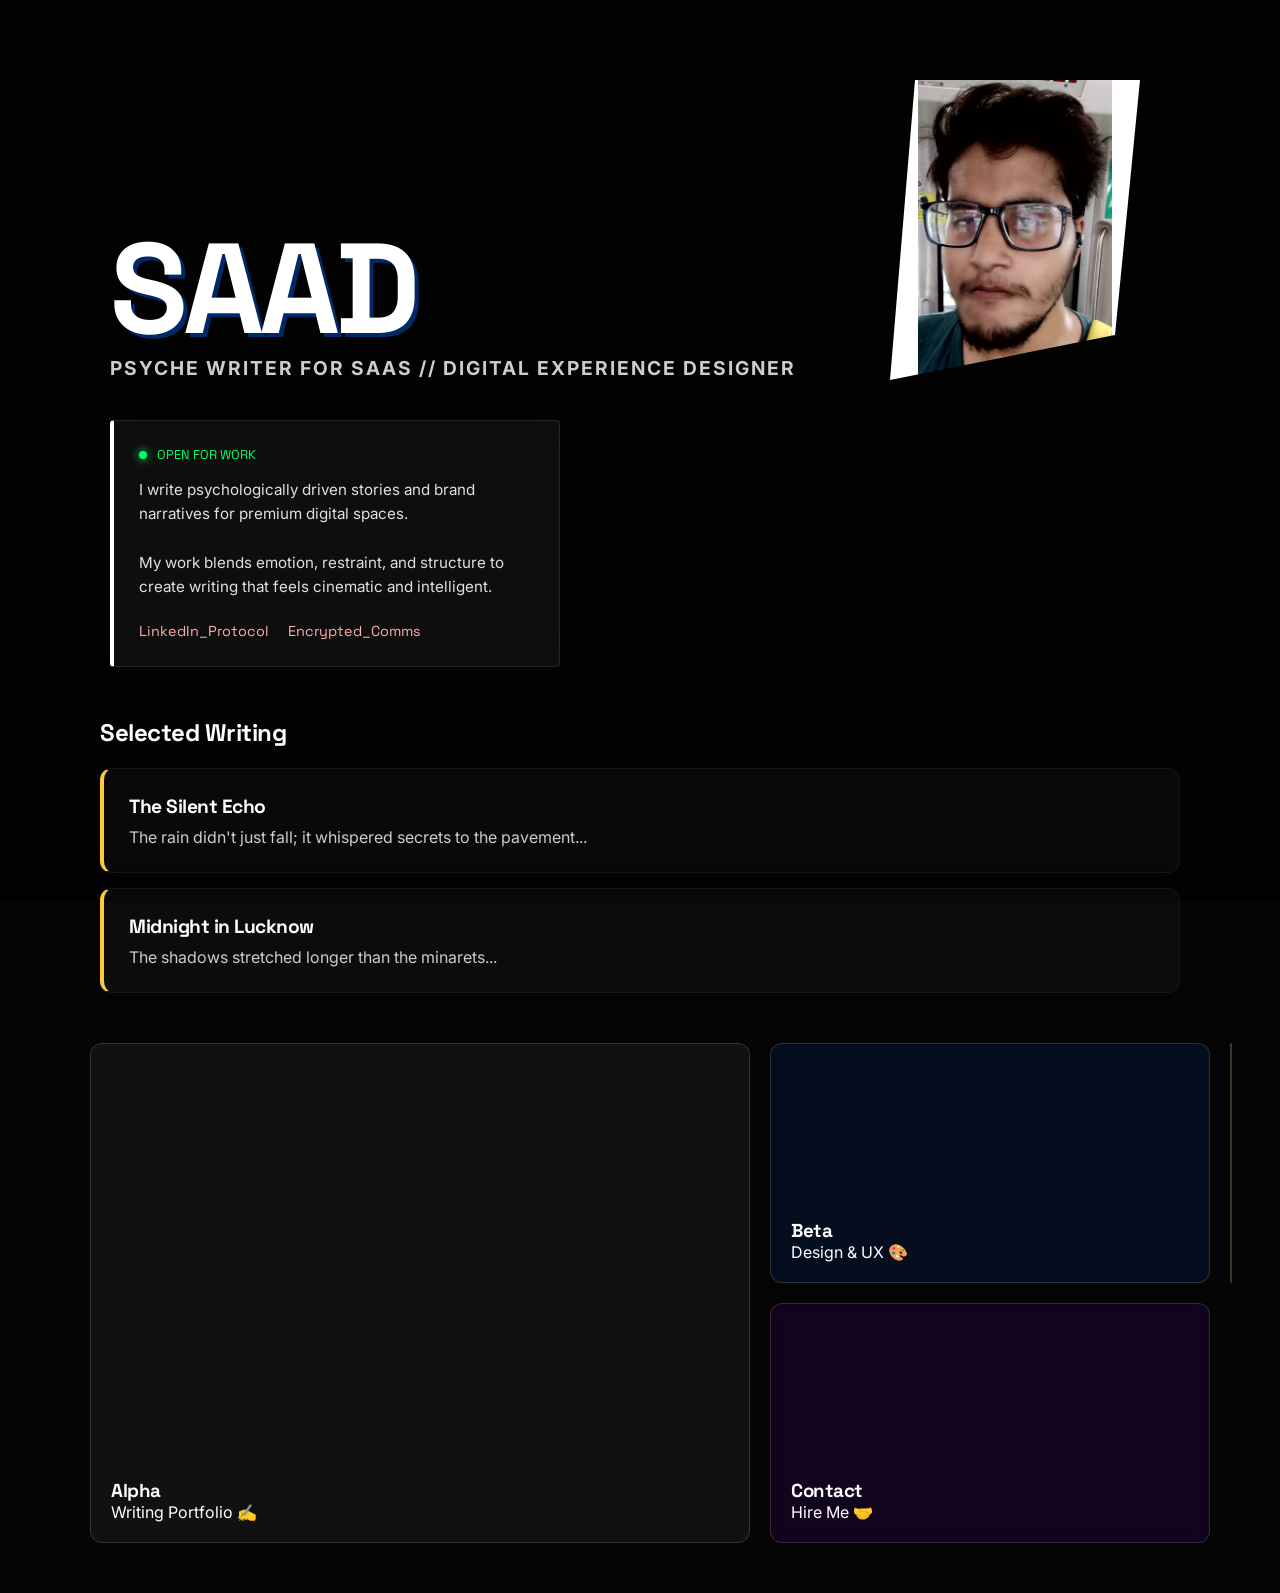
<file: index.html>
<!DOCTYPE html>
<html lang="en">
<head>
    <meta charset="UTF-8">
    <meta name="viewport" content="width=device-width, initial-scale=1.0">
    <title>SAAD – Writer & Digital Strategist</title>
    <link rel="stylesheet" href="css/style.css">
</head>
<body>

<!-- Background Video -->
<video id="bg-video" autoplay muted loop playsinline>
    <source src="assets/videosbg/clear.mp4" type="video/mp4">
</video>
<div class="video-overlay"></div>

<div class="main-wrapper">

<!-- HERO SECTION -->
<header class="hero-section">

    <div class="title-block">
        <h1 class="glitch-text" data-text="SAAD">SAAD</h1>
        <h2 class="role-text">Psyche Writer for SaaS // Digital Experience Designer</h2>
    </div>

    <div class="funk-portrait-container">
        <div class="glitch-wrapper">
            <video class="intro-video" muted loop playsinline id="introVid">
                <source src="assets/videosbg/clear.mp4" type="video/mp4">
            </video>
            <div class="static-image" style="background-image: url('assets/Images/Other-Images/notionpfp.jpg');"></div>
        </div>
    </div>

    <div class="about-dossier protected-text">
        <div class="dossier-header">
            <span class="status-dot"></span>
            <span class="status-text">OPEN FOR WORK</span>
        </div>
        <p>
            I write psychologically driven stories and brand narratives for premium digital spaces.
            <br><br>
            My work blends emotion, restraint, and structure to create writing that feels cinematic and intelligent.
        </p>

        <div class="dossier-links">
            <a href="https://www.linkedin.com/in/saad-malick-43734b263/" target="_blank">LinkedIn_Protocol</a>
            <a href="mailto:saadmalick51@gmail.com">Encrypted_Comms</a>
        </div>
    </div>

</header>

<!-- WRITING PREVIEW FIRST (YOU SELL WORDS) -->
<section class="writing-section">
    <h2 style="color: white; margin-bottom: 20px;">Selected Writing</h2>

    <a href="stories/Stories/Wattpad/Benaam.html" class="story-card protected-text">
        <div class="story-content">
            <h3>The Silent Echo</h3>
            <p>The rain didn't just fall; it whispered secrets to the pavement...</p>
        </div>
        <div class="read-more">Read Piece →</div>
    </a>

    <a href="stories/Quotes/NHIE.html" class="story-card protected-text">
        <div class="story-content">
            <h3>Midnight in Lucknow</h3>
            <p>The shadows stretched longer than the minarets...</p>
        </div>
        <div class="read-more">Read Piece →</div>
    </a>
</section>

<!-- BENTO GRID : WRITING → DESIGN → CV → CONTACT -->
<section class="bento-container">

    <!-- ALPHA = WRITING (PRIMARY PRODUCT) -->
    <a href="projects/gamma.html" class="bento-item item-1">
        <div class="content">
            <h3>Alpha</h3>
            <p>Writing Portfolio ✍️</p>
        </div>
    </a>

    <!-- BETA = DESIGN -->
    <a href="projects/beta.html" class="bento-item item-2">
        <div class="content">
            <h3>Beta</h3>
            <p>Design & UX 🎨</p>
        </div>
    </a>

    <!-- GAMMA = RESUME -->
    <a href="projects/alpha.html" class="bento-item item-3">
        <div class="content">
            <h3>Gamma</h3>
            <p>Curriculum Vitae 📄</p>
        </div>
    </a>

    <!-- CONTACT = CONVERSION -->
    <a href="mailto:saadmalick51@gmail.com" class="bento-item item-4">
        <div class="content">
            <h3>Contact</h3>
            <p>Hire Me 🤝</p>
        </div>
    </a>

</section>

</div>

<!-- Hover Video Script -->
<script>
const portrait = document.querySelector('.funk-portrait-container');
const introVid = document.getElementById('introVid');

portrait.addEventListener('mouseenter', () => introVid.play());
portrait.addEventListener('mouseleave', () => introVid.pause());
</script>

<!-- Background Video Rotation -->
<script>
const videos = [
    "assets/videos/clear.mp4",
    "assets/videos/video2.mp4",
    "assets/videos/video3.mp4"
];

let currentVideo = 0;
const videoElement = document.getElementById('bg-video');

videoElement.addEventListener('ended', () => {
    currentVideo = (currentVideo + 1) % videos.length;
    videoElement.src = videos[currentVideo];
    videoElement.play();
});
</script>

</body>
</html>
</file>
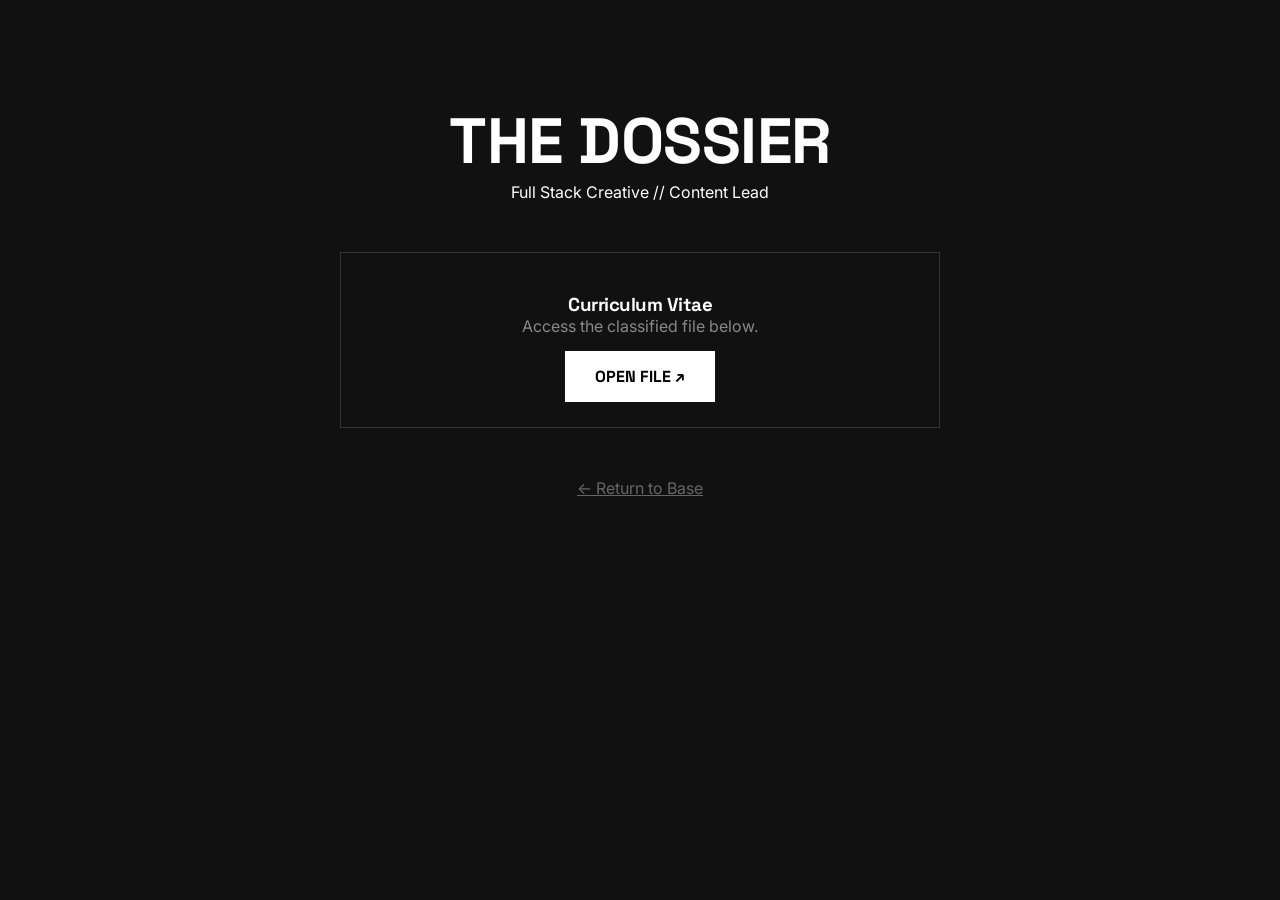
<file: projects/alpha.html>
<!DOCTYPE html>
<html lang="en">
<head>
    <meta charset="UTF-8">
    <meta name="viewport" content="width=device-width, initial-scale=1.0">
    <title>Project Alpha - Cricket Analysis</title>
    <link rel="stylesheet" href="../css/style.css"> 
</head>

<body style="background-color: #111; color: white;">
    <div class="module-container" style="text-align: center; margin-top: 100px;">
        <h1 style="font-size: 4rem; font-family: 'Space Grotesk';">THE DOSSIER</h1>
        <p>Full Stack Creative // Content Lead</p>
        
        <div style="margin: 50px auto; padding: 40px; border: 1px solid #333; max-width: 600px;">
            <h3>Curriculum Vitae</h3>
            <p style="color: #888; margin-bottom: 30px;">Access the classified file below.</p>
            
            <a href="YOUR_GOOGLE_DRIVE_RESUME_LINK" target="_blank" style="
                background: white; color: black; padding: 15px 30px; 
                text-decoration: none; font-weight: bold; font-family: 'Space Grotesk';
            ">
                OPEN FILE ↗
            </a>
        </div>
        
        <a href="../index.html" style="color: #666;">← Return to Base</a>
    </div>
</body>

</html>
</file>
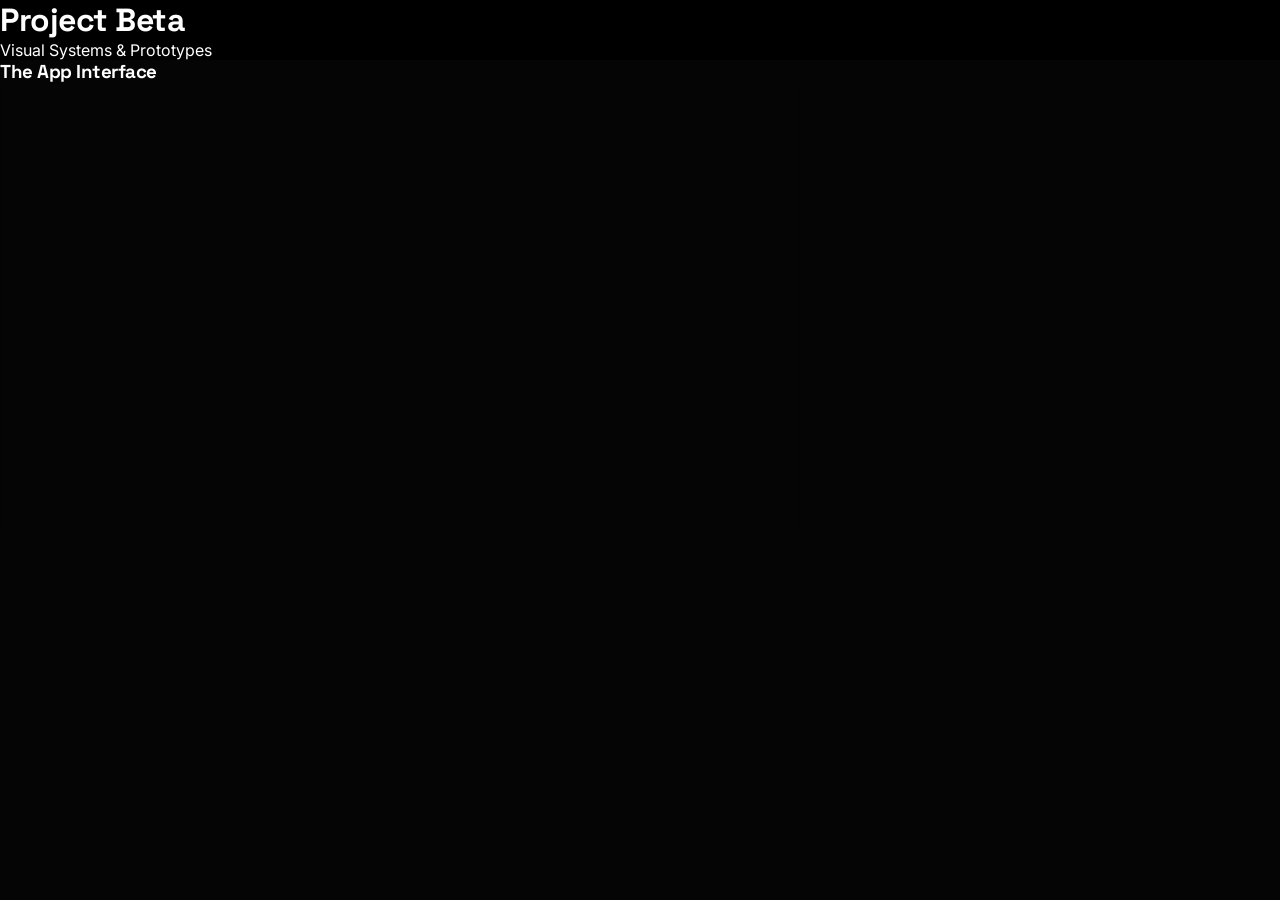
<file: projects/beta.html>
<!DOCTYPE html>
<html lang="en">
<head>
    <meta charset="UTF-8">
    <meta name="viewport" content="width=device-width, initial-scale=1.0">
    <title>Project Beta - Consultancy Price List</title>
    <link rel="stylesheet" href="../css/style.css"> 
</head>

<body>

    <header class="project-header" style="background: #000;">
        <h1>Project Beta</h1>
        <p>Visual Systems & Prototypes</p>
    </header>

    <div class="module-container">
        <div class="data-block" style="border-left-color: #00d2ff;">
            <h3>The App Interface</h3>
           <iframe style="border: 1px solid rgba(0, 0, 0, 0.1);" width="800" height="450" src="https://embed.figma.com/slides/SE8f3jlLiAfXL1Sd8nWfmX/Final-fwp?node-id=0-20&embed-host=share" allowfullscreen></iframe>
        </div>
    </div>

</body>

</html>
</file>
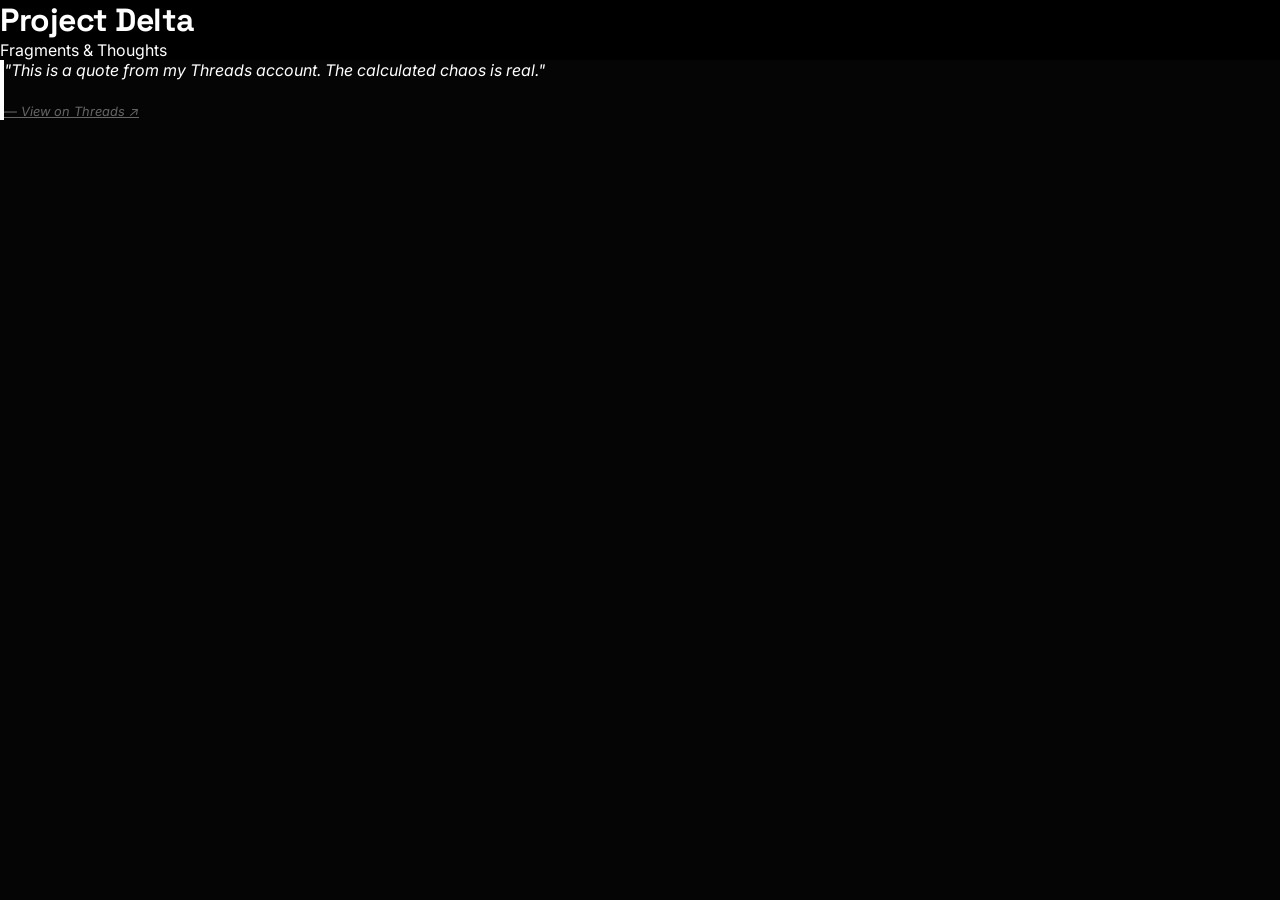
<file: projects/delta.html>
<!DOCTYPE html>
<html lang="en">
<head>
    <meta charset="UTF-8">
    <meta name="viewport" content="width=device-width, initial-scale=1.0">
    <title>Project Delta - Project Review and Personalized Feedback</title>
    <link rel="stylesheet" href="../css/style.css"> 
</head>
<body>
    <header class="project-header" style="background: #000;">
        <h1>Project Delta</h1>
        <p>Fragments & Thoughts</p>
    </header>

    <div class="module-container" style="max-width: 600px;">
        <div class="data-block" style="border-left: 4px solid white; font-style: italic;">
            "This is a quote from my Threads account. The calculated chaos is real."
            <br><br>
            <a href="https://www.threads.com/@duffdasaad?hl=en" style="color: #666; font-size: 0.8rem;">— View on Threads ↗</a>
        </div>
    </div>
</body>

</html>
</file>
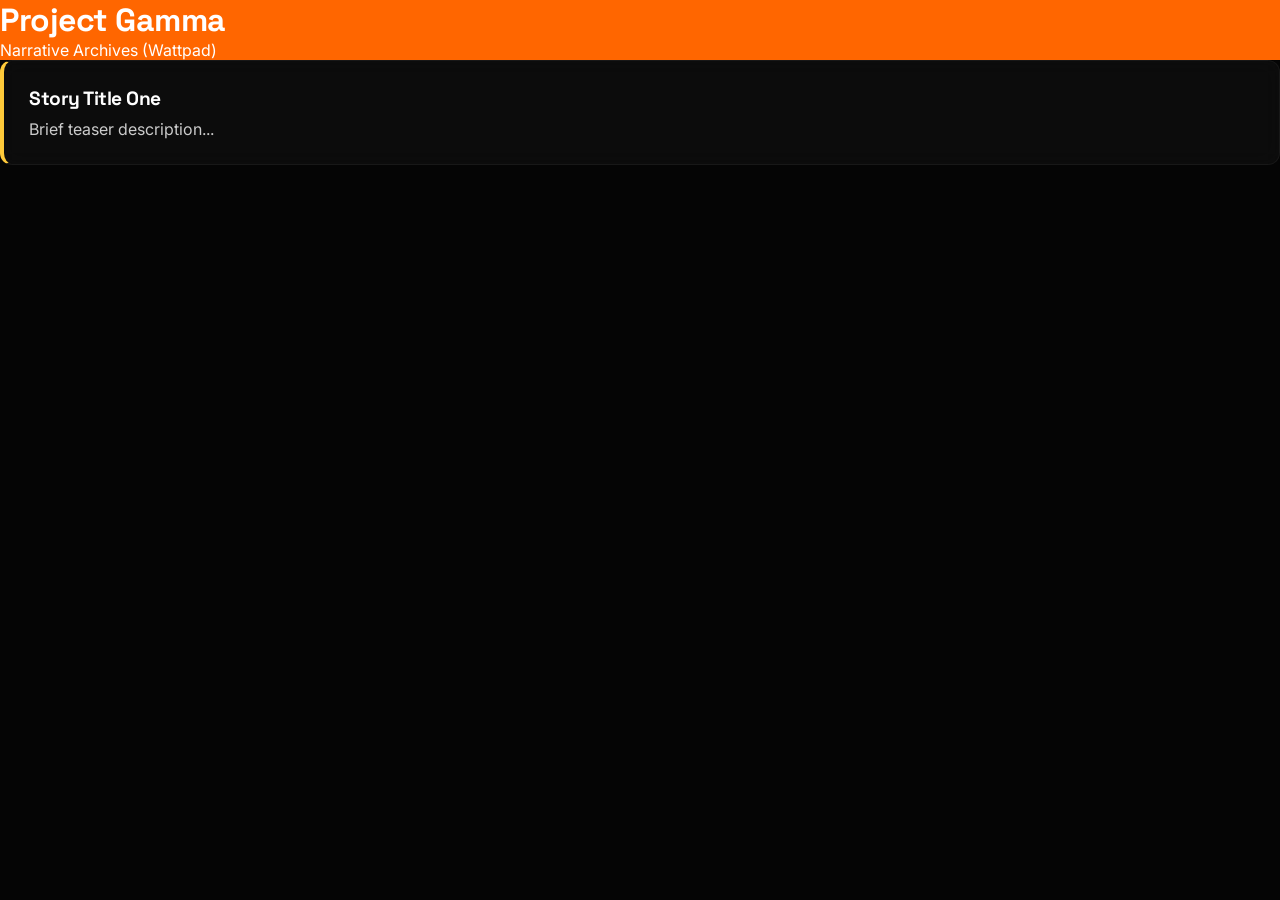
<file: projects/gamma.html>
<!DOCTYPE html>
<html lang="en">
<head>
    <meta charset="UTF-8">
    <meta name="viewport" content="width=device-width, initial-scale=1.0">
    <title>Project Gamma My Stories!</title>
    <link rel="stylesheet" href="../css/style.css"> 
</head>
<body>
    <header class="project-header" style="background: #ff6600; color: white;">
        <h1>Project Gamma</h1>
        <p>Narrative Archives (Wattpad)</p>
    </header>

    <div class="module-container">
        <a href="https://www.wattpad.com/story/370237119-benaam" target="_blank" class="story-card" style="display:block; text-decoration:none;">
            <h3>Story Title One</h3>
            <p>Brief teaser description...</p>
        </a>
    </div>
</body>
</html>
</file>
<file: css/style.css>
@import url('https://fonts.googleapis.com/css2?family=Inter:wght@400;600&family=Space+Grotesk:wght@500;700&display=swap');
/* Reset default browser spacing */
* {
    margin: 0;
    padding: 0;
    box-sizing: border-box;
}

body {
    background-color: #050505; /* Dark mode base */
    color: #ffffff;
    font-family: 'Inter' , sans-serif;
}
h1, h2, h3 {
    font-family: 'Space Grotesk', sans-serif; /* Bold headers */
    letter-spacing: -0.5px; /* Tighter letters look more professional */
}

/* --- THE FUNK PORTRAIT --- */
.funk-portrait-container {
    position: relative;
    width: 250px;
    height: 300px;
    margin: 0 30px; /* Space between title and bio */
    
    /* THE GUESS: A jagged, aggressive shard shape */
    clip-path: polygon(10% 0, 100% 0, 90% 85%, 0% 100%);
    
    background: #000;
    transition: transform 0.3s ease;
    cursor: pointer;
}

.funk-portrait-container:hover {
    transform: scale(1.05) rotate(2deg); /* Tilted pop */
}

.glitch-wrapper {
    position: relative;
    width: 100%;
    height: 100%;
    overflow: hidden;
}

.intro-video {
    width: 100%;
    height: 100%;
    object-fit: cover;
    position: absolute;
    top: 0;
    left: 0;
    z-index: 1; /* Behind image */
    filter: contrast(1.2) saturate(0); /* Black & white video feels cooler */
}

.static-image {
    width: 100%;
    height: 100%;
    position: absolute;
    top: 0;
    left: 0;
    background-size: cover;
    background-position: center;
    z-index: 2; /* On top */
    
    /* The Reveal Animation */
    transition: opacity 0.4s ease-in-out;
}

/* Hover Effect: Image vanishes to reveal video */
.funk-portrait-container:hover .static-image {
    opacity: 0; 
}

/* --- HERO SECTION LAYOUT --- */
.hero-section {
    max-width: 1100px;
    margin: 80px auto 40px auto; /* Spacing from top */
    padding: 0 20px;
    display: flex;
    justify-content: space-between; /* Pushes Title left, Bio right */
    align-items: flex-end; /* Aligns them at the bottom */
    flex-wrap: wrap; /* Wraps on mobile */
    gap: 40px;
}

/* --- THE TITLE (Massive) --- */
.title-block h1 {
    font-family: 'Space Grotesk', sans-serif;
    font-size: 8rem; /* HUGE text */
    line-height: 0.9;
    font-weight: 700;
    color: white;
    text-transform: uppercase;
    letter-spacing: -5px;
    margin: 0;
    
    /* The "Glitch" Shadow effect */
    text-shadow: 4px 4px 0px rgba(0, 100, 255, 0.4); 
}

.role-text {
    font-family: 'Inter', sans-serif;
    font-size: 1.2rem;
    letter-spacing: 2px;
    color: #ccc;
    text-transform: uppercase;
    margin-top: 10px;
}

/* --- THE ABOUT DOSSIER (LinkedIn but Cool) --- */
.about-dossier {
    flex: 1; /* Takes available space */
    min-width: 300px; /* Won't get too squished */
    max-width: 450px;
    
    /* Glass Effect */
    background: rgba(255, 255, 255, 0.05);
    backdrop-filter: blur(15px);
    border: 1px solid rgba(255, 255, 255, 0.1);
    border-left: 4px solid #ffffff; /* Stark white accent */
    padding: 25px;
    border-radius: 4px; /* Sharper corners for a "technical" feel */
}

.dossier-header {
    display: flex;
    align-items: center;
    gap: 10px;
    margin-bottom: 15px;
    font-size: 0.8rem;
    font-family: 'Space Grotesk', sans-serif;
    color: #00ff66; /* Matrix Green for status */
}

.status-dot {
    width: 8px;
    height: 8px;
    background-color: #00ff66;
    border-radius: 50%;
    box-shadow: 0 0 10px #00ff66; /* Glowing dot */
}

.about-dossier p {
    font-size: 0.95rem;
    line-height: 1.6;
    color: #e0e0e0;
    margin-bottom: 20px;
}

/* Links that look like terminal commands */
.dossier-links a {
    display: inline-block;
    margin-right: 15px;
    font-family: 'Space Grotesk', sans-serif;
    font-size: 0.9rem;
    color: #ffadad; /* Uses your Alpha Red */
    text-decoration: none;
    border-bottom: 1px solid transparent;
    transition: all 0.3s ease;
}

.dossier-links a:hover {
    border-bottom: 1px solid #ffadad;
    letter-spacing: 1px; /* Expands on hover */
}

/* --- MOBILE TWEAK --- */
@media (max-width: 768px) {
    .hero-section {
        flex-direction: column; /* Stack them on phone */
        align-items: flex-start;
        margin-top: 40px;
    }
    .title-block h1 {
        font-size: 5rem; /* Smaller on phone */
    }
}

/* --- PRO SITE LAYOUT (3 Items) --- */
.bento-container {
    display: grid;
    max-width: 1100px;
    width: 90%;
    margin: 50px auto;
    height: 500px; /* Slightly shorter, more compact */
    
    /* Columns: 60% Resume | 40% Other */
    grid-template-columns: 60% 40%;
    /* Rows: Two equal halves for the right side */
    grid-template-rows: 1fr 1fr;
    gap: 20px;
}

/* Positioning */
.item-1 { 
    grid-column: 1; 
    grid-row: 1 / span 2; /* Resume takes full left side */
    background: rgba(255, 255, 255, 0.05);
}

.item-2 { 
    grid-column: 2; 
    grid-row: 1; /* Figma Top Right */
    background: rgba(0, 100, 255, 0.1); 
}

.item-3 { 
    grid-column: 2; 
    grid-row: 2; /* Contact Bottom Right */
    background: rgba(0, 255, 100, 0.1); /* Professional Green */
}
/* UPDATED: Glass Base Style for All Items */

.bento-item {
    position: relative;
    display: block;
    overflow: hidden;
    text-decoration: none;
    color: white;
    
    /* THE NEW GLASS EFFECT */
    background: rgba(255, 255, 255, 0.05); /* Extremely clear glass */
    backdrop-filter: blur(8px); /* Blurs the video behind the box */
    border: 1px solid rgba(255, 255, 255, 0.15); /* Thin frost border */
    border-radius: 12px;
    
    /* Animation & Layout */
    transition: all 0.4s cubic-bezier(0.175, 0.885, 0.32, 1.275);
}
 
/* Departmental Colors (The "Calculated" part) */
/* Item 1 (Alpha/Red) is handled by the video, so we leave it */

/* UPDATED: Faint Tints (Letting the video show through) */

/* Item 1 is handled by its own content or defaults to the clear glass above */

.item-2 { 
    background: rgba(0, 100, 255, 0.1); /* Faint Blue Tint */
}

.item-3 { 
    background: rgba(0, 255, 100, 0.1); /* Faint Green Tint */
}

.item-4 { 
    background: rgba(150, 0, 255, 0.1); /* Faint Purple Tint */
}


/* Hover and Click Effects */
/* The Interaction */
.bento-item:hover {
    transform: scale(1.02) translateY(-5px); /* Grows and floats up */
    border-color: rgba(255, 255, 255, 0.4); /* Border gets brighter */
    box-shadow: 0 10px 30px -10px rgba(0, 0, 0, 0.5); /* Adds a deep shadow */
}

/* Specific Glows on Hover */
.item-2:hover { box-shadow: 0 10px 30px -10px rgba(0, 100, 255, 0.3); } /* Blue Glow */
.item-3:hover { box-shadow: 0 10px 30px -10px rgba(0, 255, 100, 0.3); } /* Green Glow */
.item-4:hover { box-shadow: 0 10px 30px -10px rgba(150, 0, 255, 0.3); } /* Purple Glow */
/* --- UPDATED GRID POSITIONING (5 Items) --- */

/* Item 1: Big Left (Unchanged) */
.item-1 { 
    grid-column: 1; 
    grid-row: 1 / span 2; 
}

/* Item 2: Top Middle (Figma) */
.item-2 { 
    grid-column: 2; 
    grid-row: 1; /* Now only takes top half */
    background: rgba(0, 100, 255, 0.1); /* Blue tint */
}


/* Item 3: Top Right (Wattpad) */
.item-3 { 
    grid-column: 3; 
    grid-row: 1; 
    background: rgba(255, 165, 0, 0.1); /* Orange tint */
}

/* Video Background Magic */
/* --- FULL PAGE VIDEO BACKGROUND --- */
#bg-video {
    position: fixed; /* Sticks to the screen */
    right: 0;
    bottom: 0;
    min-width: 100%;
    min-height: 100%;
    z-index: -2; /* Puts it way back */
    object-fit: cover; /* Ensures no black bars */
}

/* Optional: Dark Overlay so text is readable on bright videos */
.video-overlay {
    position: fixed;
    top: 0;
    left: 0;
    width: 100%;
    height: 100%;
    background: rgba(0, 0, 0, 0.6); /* Adjust 0.6 to make it darker/lighter */
    z-index: -1;
}

/* --- TRANSPARENT BENTO ITEMS --- */
/* We update this so the video shines through the boxes */


/* Content Positioning */
.content {
    position: relative;
    z-index: 2; /* Sits on top of video */
    padding: 20px;
    height: 100%;
    display: flex;
    flex-direction: column;
    justify-content: flex-end; /* Pushes text to bottom */
}


/* The "Glass Case" - Prevents Text Selection */
.protected-text {
    -webkit-user-select: none; /* Safari */
    -moz-user-select: none; /* Firefox */
    -ms-user-select: none; /* IE10+/Edge */
    user-select: none; /* Standard */
    cursor: default; /* Keeps the mouse pointer from changing to a text bar */
}
/* Writer's Portfolio Styling */
.writing-section {
    max-width: 800px; /* Reading width should be narrower for comfort */
    margin: 50px auto; /* Center it below the bento */
    padding: 20px;
    color: #eee;
}
/* --- Writer's Section Styling --- */

.writing-section {
    max-width: 1100px; /* Matches the bento grid width */
    margin: 50px auto;
    padding: 0 10px; /* Aligns with grid padding */
}

.story-card {
    /* Layout */
    display: flex;
    justify-content: space-between; /* Pushes "Read More" to the right */
    align-items: center;
    margin-bottom: 15px;
    padding: 25px;
    
    /* The "Writer's Glass" Look */
    background: rgba(255, 255, 255, 0.03); /* Slightly darker than projects */
    border: 1px solid rgba(255, 255, 255, 0.05);
    border-radius: 12px;
    backdrop-filter: blur(10px);
    
    /* Text Styles */
    color: #ccc; /* Softer text for reading */
    text-decoration: none;
    
    /* Animation setup */
    transition: all 0.3s ease;
    border-left: 4px solid #ffca3a; /* Gold Accent for Writing */
}

.story-card h3 {
    color: white;
    margin-bottom: 8px;
    font-size: 1.2rem;
}

.read-more {
    font-size: 0.9rem;
    color: #ffca3a; /* Match the accent */
    font-weight: 600;
    opacity: 0; /* Hidden by default */
    transform: translateX(-10px);
    transition: all 0.3s ease;
}

/* --- The Hover Interaction --- */

.story-card:hover {
    background: linear-gradient(90deg, rgba(30, 30, 30, 0.9), rgba(255, 202, 58, 0.05));
    transform: translateX(5px); /* Slides slightly to the right */
    border-color: rgba(255, 202, 58, 0.3);
}

.story-card:hover .read-more {
    opacity: 1; /* Show the arrow */
    transform: translateX(0); /* Slide it into place */
}
</file>
